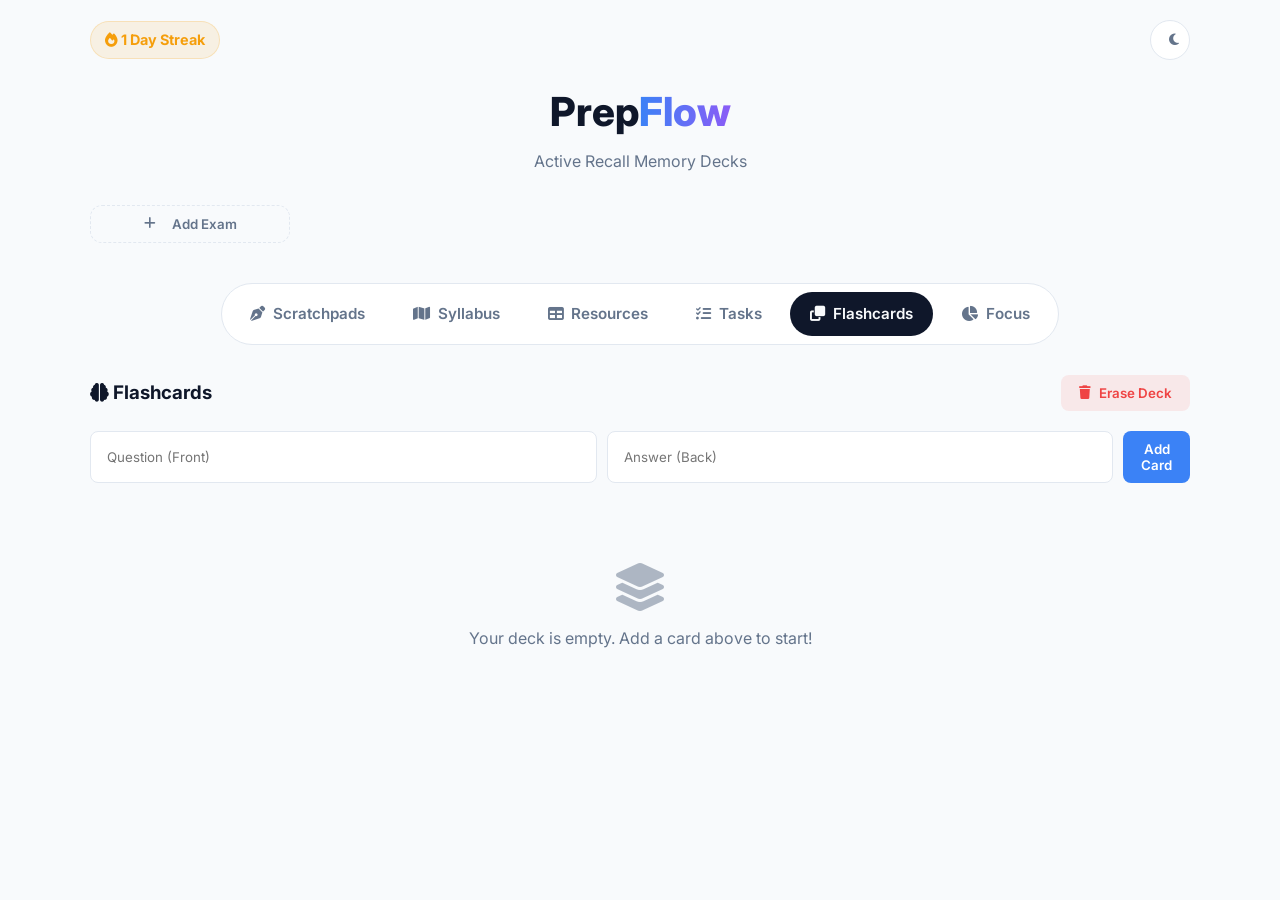
<file: flashcards.html>
<!DOCTYPE html>
<html lang="en">
<head>
    <meta charset="UTF-8">
    <meta name="viewport" content="width=device-width, initial-scale=1.0">
    <title>Flashcards | PrepFlow</title>
    <link href="https://fonts.googleapis.com/css2?family=Inter:wght@400;600;800&display=swap" rel="stylesheet">
    <link rel="stylesheet" href="https://cdnjs.cloudflare.com/ajax/libs/font-awesome/6.4.0/css/all.min.css">
    <link rel="stylesheet" href="style.css">
    <style>
        /* 3D Flashcard Specific CSS */
        .fc-container { perspective: 1000px; width: 100%; max-width: 500px; height: 300px; margin: 0 auto 30px; }
        .fc-card { width: 100%; height: 100%; position: relative; transition: transform 0.6s cubic-bezier(0.4, 0, 0.2, 1); transform-style: preserve-3d; cursor: pointer; }
        .fc-card.flipped { transform: rotateY(180deg); }
        .fc-face { position: absolute; width: 100%; height: 100%; backface-visibility: hidden; display: flex; flex-direction: column; justify-content: center; align-items: center; padding: 30px; border-radius: var(--radius-lg); background: var(--surface); border: 1px solid var(--border); box-shadow: var(--shadow-md); text-align: center; font-size: 1.4rem; font-weight: 600; }
        .fc-back { background: var(--text-main); color: var(--bg-color); transform: rotateY(180deg); }
        [data-theme="dark"] .fc-back { background: var(--primary); color: white; }
        .fc-label { font-size: 0.8rem; font-weight: 700; text-transform: uppercase; letter-spacing: 1px; position: absolute; top: 20px; color: var(--text-muted); }
        .fc-back .fc-label { color: rgba(255, 255, 255, 0.6); }
    </style>
</head>
<body>

<div class="container">
    <!-- Topbar (Optional, using global app.js logic) -->
    <div class="top-bar">
        <div class="streak-badge" id="streakBadge"><i class="fa-solid fa-fire"></i> <span></span></div>
        <div class="top-controls">
            <button class="icon-btn" onclick="toggleTheme()"><i class="fa-solid fa-moon" id="themeIcon"></i></button>
        </div>
    </div>

    <header>
        <h1>Prep<span class="highlight">Flow</span></h1>
        <p>Active Recall Memory Decks</p>
    </header>

    <!-- Global Exams Slider -->
    <div class="exam-container" id="examContainer"></div>

    <div class="tabs">
        <a href="index.html" class="tab-btn"><i class="fa-solid fa-pen-nib"></i> Scratchpads</a>
        <a href="kanban.html" class="tab-btn"><i class="fa-solid fa-map"></i> Syllabus</a>
        <a href="resources.html" class="tab-btn"><i class="fa-solid fa-table"></i> Resources</a>
        <a href="tasks.html" class="tab-btn"><i class="fa-solid fa-list-check"></i> Tasks</a>
        <a href="flashcards.html" class="tab-btn active"><i class="fa-solid fa-clone"></i> Flashcards</a>
        <a href="focus.html" class="tab-btn"><i class="fa-solid fa-chart-pie"></i> Focus</a>
    </div>

    <div class="page-content">
        <div class="section-header">
            <h3><i class="fa-solid fa-brain"></i> Flashcards</h3>
            <button class="btn-danger" onclick="eraseAll()"><i class="fa-solid fa-trash"></i> Erase Deck</button>
        </div>

        <div style="display:flex; gap:10px; margin-bottom: 30px;">
            <input type="text" id="fcQuestion" placeholder="Question (Front)">
            <input type="text" id="fcAnswer" placeholder="Answer (Back)">
            <button class="btn-primary" onclick="addFlashcard()">Add Card</button>
        </div>
        
        <div id="fcDisplayArea" style="display: none;">
            <div class="fc-container" onclick="flipCard()">
                <div class="fc-card" id="activeFlashcard">
                    <div class="fc-face fc-front">
                        <span class="fc-label">Question</span>
                        <p id="fcFrontText"></p>
                    </div>
                    <div class="fc-face fc-back">
                        <span class="fc-label">Answer</span>
                        <p id="fcBackText"></p>
                    </div>
                </div>
            </div>
            <div style="display:flex; justify-content:center; align-items:center; gap:25px;">
                <button class="icon-btn" onclick="prevCard()"><i class="fa-solid fa-arrow-left"></i></button>
                <span id="fcCounter" style="font-weight:700; color:var(--text-muted); font-size:1.1rem;">1 / 1</span>
                <button class="icon-btn" onclick="nextCard()"><i class="fa-solid fa-arrow-right"></i></button>
            </div>
        </div>

        <div id="fcEmpty" style="text-align:center; padding: 50px; color:var(--text-muted);">
            <i class="fa-solid fa-layer-group" style="font-size:3rem; margin-bottom:15px; opacity:0.5;"></i>
            <p>Your deck is empty. Add a card above to start!</p>
        </div>
    </div>
</div>

<script src="app.js"></script>
<script>
    let flashcards = JSON.parse(localStorage.getItem('flashcards')) || [];
    let currentFC = 0;

    function renderFlashcards() {
        if(!flashcards.length) { 
            document.getElementById('fcDisplayArea').style.display = 'none'; 
            document.getElementById('fcEmpty').style.display = 'block'; 
            return; 
        }
        document.getElementById('fcDisplayArea').style.display = 'block'; 
        document.getElementById('fcEmpty').style.display = 'none';
        document.getElementById('activeFlashcard').classList.remove('flipped');
        
        setTimeout(() => { 
            document.getElementById('fcFrontText').textContent = flashcards[currentFC].q; 
            document.getElementById('fcBackText').textContent = flashcards[currentFC].a; 
            document.getElementById('fcCounter').textContent = `${currentFC + 1} / ${flashcards.length}`; 
        }, 150);
    }

    function addFlashcard() { 
        const q = document.getElementById('fcQuestion').value.trim();
        const a = document.getElementById('fcAnswer').value.trim();
        if(q && a) { 
            flashcards.push({q, a}); 
            localStorage.setItem('flashcards', JSON.stringify(flashcards)); 
            currentFC = flashcards.length - 1; 
            document.getElementById('fcQuestion').value = ''; 
            document.getElementById('fcAnswer').value = ''; 
            renderFlashcards(); 
        } 
    }

    function flipCard() { document.getElementById('activeFlashcard').classList.toggle('flipped'); }
    function prevCard() { if(currentFC > 0) { currentFC--; renderFlashcards(); } }
    function nextCard() { if(currentFC < flashcards.length - 1) { currentFC++; renderFlashcards(); } }
    
    function eraseAll() { 
        if(confirm("Are you sure you want to delete all flashcards?")) { 
            flashcards = []; 
            currentFC = 0; 
            localStorage.removeItem('flashcards'); 
            renderFlashcards(); 
        } 
    }

    renderFlashcards();
</script>
</body>
</html>
</file>
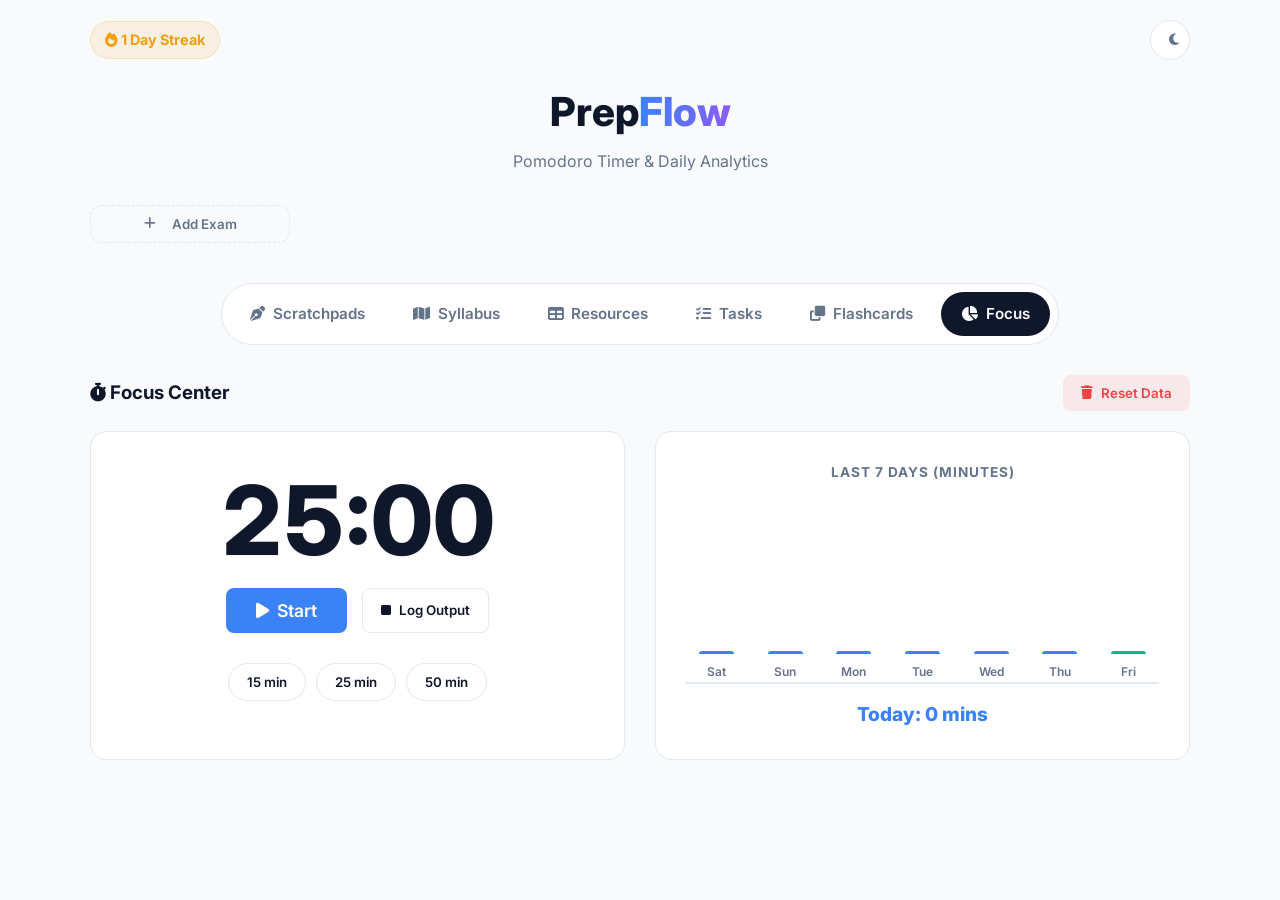
<file: focus.html>
<!DOCTYPE html>
<html lang="en">
<head>
    <meta charset="UTF-8">
    <meta name="viewport" content="width=device-width, initial-scale=1.0">
    <title>Focus | PrepFlow</title>
    <link href="https://fonts.googleapis.com/css2?family=Inter:wght@400;600;800&display=swap" rel="stylesheet">
    <link rel="stylesheet" href="https://cdnjs.cloudflare.com/ajax/libs/font-awesome/6.4.0/css/all.min.css">
    <link rel="stylesheet" href="style.css">
    <style>
        /* Focus Timer & Analytics CSS */
        .timer-grid { display: grid; grid-template-columns: 1fr 1fr; gap: 30px; }
        .timer-display { font-size: 6rem; font-weight: 800; color: var(--text-main); font-variant-numeric: tabular-nums; margin-bottom: 20px; line-height: 1; text-shadow: var(--shadow-sm); }
        .chart-wrap { display: flex; align-items: flex-end; justify-content: space-between; height: 200px; padding-top: 20px; border-bottom: 2px solid var(--border); gap: 8px; margin-bottom: 15px; }
        .bar-col { flex: 1; display: flex; flex-direction: column; align-items: center; height: 100%; justify-content: flex-end; position: relative; }
        .bar-fill { width: 100%; max-width: 35px; background: var(--primary); border-radius: 6px 6px 0 0; transition: height 1s ease; cursor: pointer; }
        .bar-fill:hover { filter: brightness(1.2); box-shadow: var(--shadow-glow); }
        .bar-tooltip { position: absolute; top: -30px; background: var(--text-main); color: var(--bg-color); font-size: 0.75rem; padding: 4px 8px; border-radius: 4px; opacity: 0; transition: 0.2s; white-space: nowrap; pointer-events: none; font-weight: 600; }
        .bar-fill:hover + .bar-tooltip { opacity: 1; top: -35px; }
        @media (max-width: 768px) { .timer-grid { grid-template-columns: 1fr; } .timer-display { font-size: 5rem; } }
    </style>
</head>
<body>

<div class="container">
    <div class="top-bar">
        <div class="streak-badge" id="streakBadge"><i class="fa-solid fa-fire"></i> <span></span></div>
        <div class="top-controls">
            <button class="icon-btn" onclick="toggleTheme()"><i class="fa-solid fa-moon" id="themeIcon"></i></button>
        </div>
    </div>

    <header>
        <h1>Prep<span class="highlight">Flow</span></h1>
        <p>Pomodoro Timer & Daily Analytics</p>
    </header>

    <div class="exam-container" id="examContainer"></div>

    <div class="tabs">
        <a href="index.html" class="tab-btn"><i class="fa-solid fa-pen-nib"></i> Scratchpads</a>
        <a href="kanban.html" class="tab-btn"><i class="fa-solid fa-map"></i> Syllabus</a>
        <a href="resources.html" class="tab-btn"><i class="fa-solid fa-table"></i> Resources</a>
        <a href="tasks.html" class="tab-btn"><i class="fa-solid fa-list-check"></i> Tasks</a>
        <a href="flashcards.html" class="tab-btn"><i class="fa-solid fa-clone"></i> Flashcards</a>
        <a href="focus.html" class="tab-btn active"><i class="fa-solid fa-chart-pie"></i> Focus</a>
    </div>

    <div class="page-content">
        <div class="section-header">
            <h3><i class="fa-solid fa-stopwatch"></i> Focus Center</h3>
            <button class="btn-danger" onclick="eraseAll()"><i class="fa-solid fa-trash"></i> Reset Data</button>
        </div>
        
        <div class="timer-grid">
            <div style="background:var(--surface); border:1px solid var(--border); border-radius:var(--radius-lg); padding:40px 20px; text-align:center;">
                <div class="timer-display" id="timeDisplay">25:00</div>
                <div style="display:flex; justify-content:center; gap:15px; margin-bottom:30px;">
                    <button class="btn-primary" id="startBtn" onclick="toggleTimer()" style="font-size:1.1rem; padding: 12px 30px;"><i class="fa-solid fa-play"></i> Start</button>
                    <button class="btn-outline" onclick="stopAndLog()"><i class="fa-solid fa-stop"></i> Log Output</button>
                </div>
                <div style="display:flex; justify-content:center; gap:10px;">
                    <button class="btn-outline" style="border-radius:30px;" onclick="setTimer(15)">15 min</button>
                    <button class="btn-outline" style="border-radius:30px;" onclick="setTimer(25)">25 min</button>
                    <button class="btn-outline" style="border-radius:30px;" onclick="setTimer(50)">50 min</button>
                </div>
            </div>
            
            <div style="background:var(--surface); border:1px solid var(--border); border-radius:var(--radius-lg); padding:30px;">
                <h4 style="text-align:center; color:var(--text-muted); font-size:0.85rem; letter-spacing:1px; text-transform:uppercase;">Last 7 Days (Minutes)</h4>
                <div class="chart-wrap" id="analyticsChart">
                    <!-- Bars injected via JS -->
                </div>
                <p style="text-align:center; font-weight:800; font-size:1.2rem; color:var(--primary); margin-top:10px;" id="todayTotal">Today: 0 mins</p>
            </div>
        </div>
    </div>
</div>

<script src="app.js"></script>
<script>
    let timerInt, timeRem = 25 * 60, initTime = 25 * 60, isRun = false;
    let studySessions = JSON.parse(localStorage.getItem('studySessions')) || [];
    
    function updateTimeDisp() { 
        document.getElementById('timeDisplay').textContent = `${Math.floor(timeRem/60).toString().padStart(2,'0')}:${(timeRem%60).toString().padStart(2,'0')}`; 
    }
    
    function toggleTimer() {
        const btn = document.getElementById('startBtn');
        if(isRun) { 
            clearInterval(timerInt); 
            btn.innerHTML = '<i class="fa-solid fa-play"></i> Resume'; 
            isRun = false; 
        } else {
            if(timeRem <= 0) return; 
            btn.innerHTML = '<i class="fa-solid fa-pause"></i> Pause'; 
            isRun = true;
            timerInt = setInterval(() => { 
                timeRem--; 
                updateTimeDisp(); 
                if(timeRem <= 0) { 
                    clearInterval(timerInt); 
                    isRun = false; 
                    btn.innerHTML = '<i class="fa-solid fa-play"></i> Start'; 
                    logSession(Math.floor(initTime/60)); 
                    alert("Focus Session Complete! Data logged."); 
                } 
            }, 1000);
        }
    }

    function setTimer(m) { 
        clearInterval(timerInt); 
        isRun = false; 
        document.getElementById('startBtn').innerHTML = '<i class="fa-solid fa-play"></i> Start'; 
        initTime = m * 60; 
        timeRem = initTime; 
        updateTimeDisp(); 
    }

    function stopAndLog() { 
        if(initTime - timeRem >= 60) { // Log if at least 1 min studied
            let mins = Math.floor((initTime - timeRem) / 60);
            logSession(mins); 
            alert(`Logged ${mins} minutes!`); 
        } 
        setTimer(initTime / 60); 
    }

    function logSession(mins) { 
        if(mins <= 0) return; 
        const today = new Date().toISOString().split('T')[0]; 
        let existing = studySessions.find(s => s.date === today); 
        if(existing) existing.min += mins; 
        else studySessions.push({date: today, min: mins}); 
        localStorage.setItem('studySessions', JSON.stringify(studySessions)); 
        renderChart(); 
    }

    function renderChart() {
        const wrap = document.getElementById('analyticsChart'); 
        wrap.innerHTML = ''; 
        const days = []; 
        let maxM = 1;
        
        for(let i = 6; i >= 0; i--) { 
            let d = new Date(); 
            d.setDate(d.getDate() - i); 
            const ds = d.toISOString().split('T')[0]; 
            const session = studySessions.find(x => x.date === ds); 
            const m = session ? session.min : 0; 
            if(m > maxM) maxM = m; 
            days.push({name: d.toLocaleDateString('en-US', {weekday: 'short'}), min: m, isToday: i === 0}); 
        }
        
        days.forEach(d => { 
            wrap.innerHTML += `
            <div class="bar-col">
                <div class="bar-fill" style="height:${Math.max((d.min / maxM) * 100, 2)}%; ${d.isToday ? 'background:var(--success)' : ''}"></div>
                <span class="bar-tooltip">${d.min} mins</span>
                <span style="font-size:0.75rem; font-weight:600; margin-top:8px; color:var(--text-muted);">${d.name}</span>
            </div>`; 
            if(d.isToday) document.getElementById('todayTotal').textContent = `Today: ${d.min} mins`; 
        });
    }

    function eraseAll() {
        if(confirm("Warning: This will permanently delete your entire focus history. Continue?")) {
            studySessions = [];
            localStorage.removeItem('studySessions');
            resetTimer();
            renderChart();
        }
    }
    function resetTimer() { setTimer(25); } // Default reset

    updateTimeDisp(); 
    renderChart();
</script>
</body>
</html>
</file>
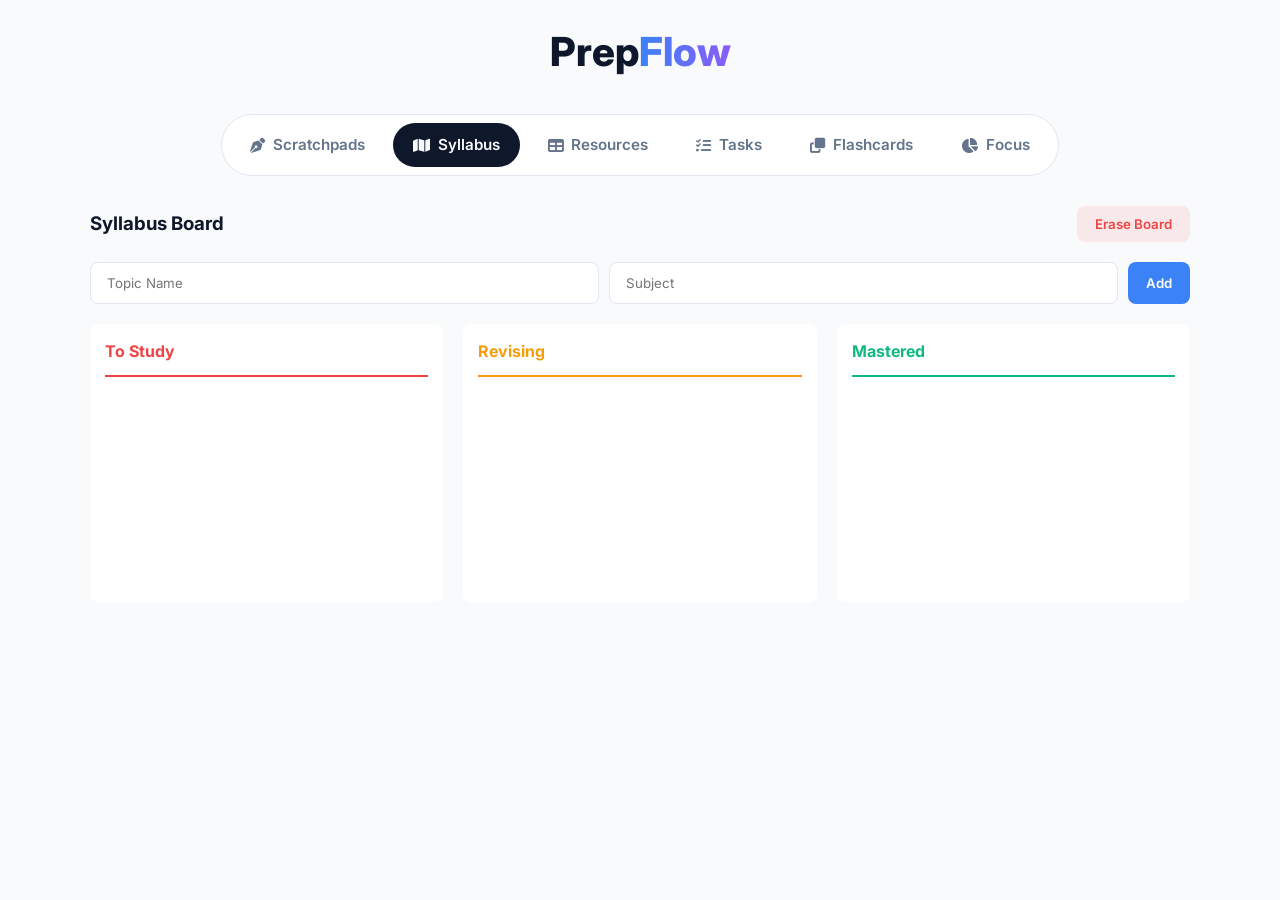
<file: kanban.html>
<!DOCTYPE html>
<html lang="en">
<head>
    <meta charset="UTF-8">
    <title>Syllabus | PrepFlow</title>
    <link href="https://fonts.googleapis.com/css2?family=Inter:wght@400;600;800&display=swap" rel="stylesheet">
    <link rel="stylesheet" href="https://cdnjs.cloudflare.com/ajax/libs/font-awesome/6.4.0/css/all.min.css">
    <link rel="stylesheet" href="style.css">
</head>
<body>
<div class="container">
    <!-- Paste Topbar and Header from index.html here -->
    <header><h1>Prep<span class="highlight">Flow</span></h1></header>

    <div class="tabs">
        <a href="index.html" class="tab-btn"><i class="fa-solid fa-pen-nib"></i> Scratchpads</a>
        <a href="kanban.html" class="tab-btn active"><i class="fa-solid fa-map"></i> Syllabus</a>
        <a href="resources.html" class="tab-btn"><i class="fa-solid fa-table"></i> Resources</a>
        <a href="tasks.html" class="tab-btn"><i class="fa-solid fa-list-check"></i> Tasks</a>
        <a href="flashcards.html" class="tab-btn"><i class="fa-solid fa-clone"></i> Flashcards</a>
        <a href="focus.html" class="tab-btn"><i class="fa-solid fa-chart-pie"></i> Focus</a>
    </div>

    <div class="page-content">
        <div class="section-header"><h3>Syllabus Board</h3> <button class="btn-danger" onclick="eraseAll()">Erase Board</button></div>
        <div style="display:flex; gap:10px; margin-bottom:20px;">
            <input type="text" id="kbTopic" placeholder="Topic Name"> <input type="text" id="kbSubject" placeholder="Subject"> <button class="btn-primary" onclick="addKanbanItem()">Add</button>
        </div>
        
        <div style="display:flex; gap:20px; overflow-x:auto;">
            <div style="flex:1; min-width:280px; background:var(--surface); padding:15px; border-radius:8px;" ondrop="drop(event, 'todo')" ondragover="allowDrop(event)">
                <h4 style="color:var(--danger); border-bottom:2px solid var(--danger); padding-bottom:10px; margin-bottom:10px;">To Study</h4>
                <div id="col-todo" style="min-height:200px;"></div>
            </div>
            <div style="flex:1; min-width:280px; background:var(--surface); padding:15px; border-radius:8px;" ondrop="drop(event, 'doing')" ondragover="allowDrop(event)">
                <h4 style="color:var(--warning); border-bottom:2px solid var(--warning); padding-bottom:10px; margin-bottom:10px;">Revising</h4>
                <div id="col-doing" style="min-height:200px;"></div>
            </div>
            <div style="flex:1; min-width:280px; background:var(--surface); padding:15px; border-radius:8px;" ondrop="drop(event, 'done')" ondragover="allowDrop(event)">
                <h4 style="color:var(--success); border-bottom:2px solid var(--success); padding-bottom:10px; margin-bottom:10px;">Mastered</h4>
                <div id="col-done" style="min-height:200px;"></div>
            </div>
        </div>
    </div>
</div>

<script src="app.js"></script>
<script>
    let kanbanData = JSON.parse(localStorage.getItem('kanbanData')) || [];
    function renderKanban() {
        document.getElementById('col-todo').innerHTML = ''; document.getElementById('col-doing').innerHTML = ''; document.getElementById('col-done').innerHTML = '';
        kanbanData.forEach((item, i) => {
            const card = `<div draggable="true" ondragstart="drag(event, ${i})" style="background:var(--bg-color); border:1px solid var(--border); padding:12px; margin-bottom:10px; border-radius:8px; cursor:grab;">
                <button onclick="deleteKanban(${i})" style="float:right; background:none; color:var(--danger); border:none; cursor:pointer;"><i class="fa-solid fa-xmark"></i></button>
                ${item.subject ? `<span style="font-size:0.7rem; background:var(--primary); color:white; padding:2px 6px; border-radius:4px;">${item.subject}</span><br>` : ''}
                <strong>${item.topic}</strong>
            </div>`;
            document.getElementById(`col-${item.status}`).innerHTML += card;
        });
    }
    function addKanbanItem() { const t=document.getElementById('kbTopic').value, s=document.getElementById('kbSubject').value; if(t) { kanbanData.push({ topic: t, subject: s, status: 'todo' }); localStorage.setItem('kanbanData', JSON.stringify(kanbanData)); renderKanban(); } }
    function deleteKanban(i) { kanbanData.splice(i,1); localStorage.setItem('kanbanData', JSON.stringify(kanbanData)); renderKanban(); }
    function drag(ev, index) { ev.dataTransfer.setData("index", index); }
    function allowDrop(ev) { ev.preventDefault(); }
    function drop(ev, status) { ev.preventDefault(); const i = ev.dataTransfer.getData("index"); if(kanbanData[i]) { kanbanData[i].status = status; localStorage.setItem('kanbanData', JSON.stringify(kanbanData)); renderKanban(); } }
    function eraseAll() { if(confirm("Erase all?")) { kanbanData=[]; localStorage.removeItem('kanbanData'); renderKanban(); } }
    renderKanban();
</script>
</body>
</html>
</file>
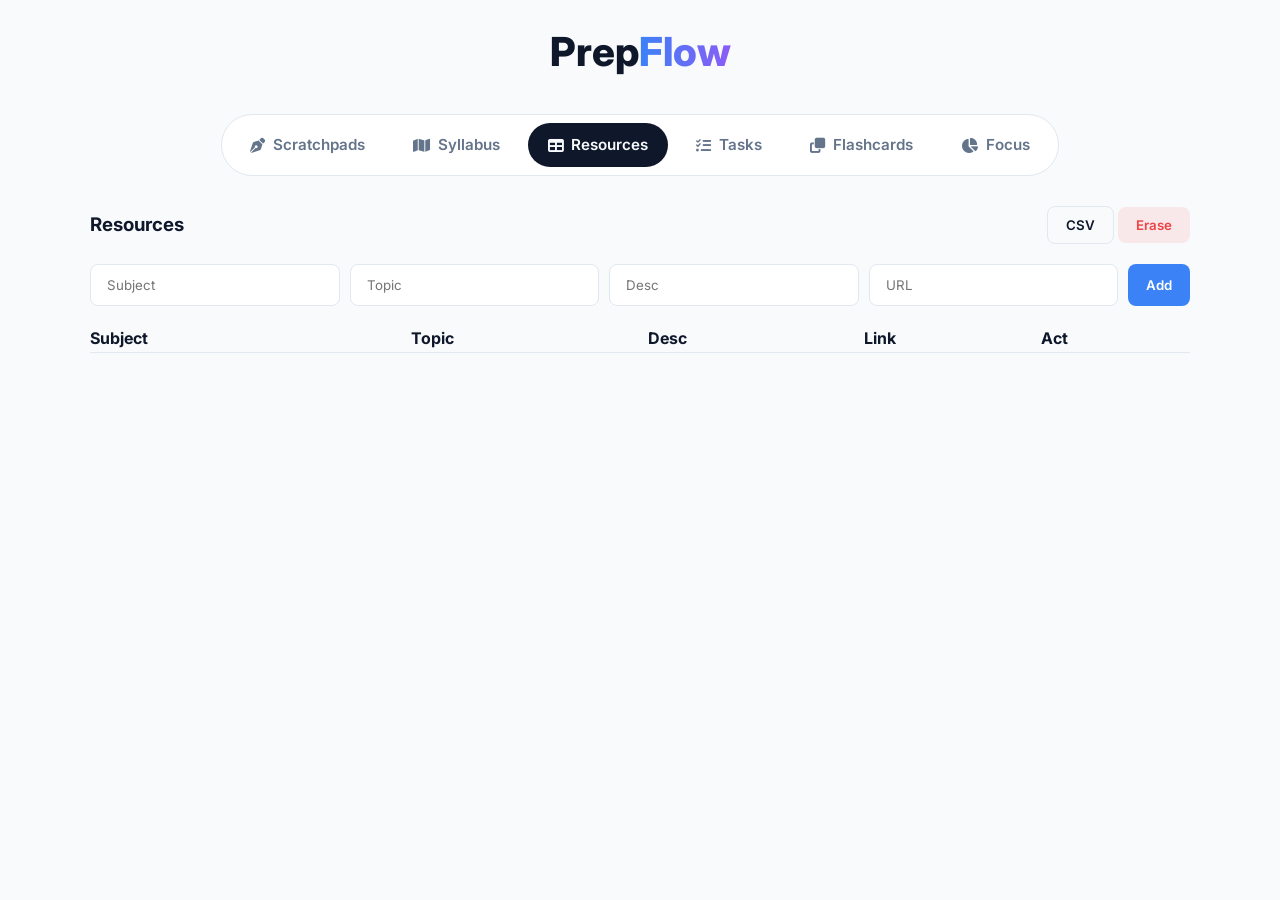
<file: resources.html>
<!DOCTYPE html>
<html lang="en"><head><meta charset="UTF-8"><title>Resources | PrepFlow</title><link href="https://fonts.googleapis.com/css2?family=Inter:wght@400;600;800&display=swap" rel="stylesheet"><link rel="stylesheet" href="https://cdnjs.cloudflare.com/ajax/libs/font-awesome/6.4.0/css/all.min.css"><link rel="stylesheet" href="style.css"></head><body>
<div class="container">
    <header><h1>Prep<span class="highlight">Flow</span></h1></header>
    <div class="tabs">
        <a href="index.html" class="tab-btn"><i class="fa-solid fa-pen-nib"></i> Scratchpads</a>
        <a href="kanban.html" class="tab-btn"><i class="fa-solid fa-map"></i> Syllabus</a>
        <a href="resources.html" class="tab-btn active"><i class="fa-solid fa-table"></i> Resources</a>
        <a href="tasks.html" class="tab-btn"><i class="fa-solid fa-list-check"></i> Tasks</a>
        <a href="flashcards.html" class="tab-btn"><i class="fa-solid fa-clone"></i> Flashcards</a>
        <a href="focus.html" class="tab-btn"><i class="fa-solid fa-chart-pie"></i> Focus</a>
    </div>

    <div class="page-content">
        <div class="section-header"><h3>Resources</h3> <div><button class="btn-outline" onclick="exportCSV()">CSV</button> <button class="btn-danger" onclick="eraseAll()">Erase</button></div></div>
        <div style="display:flex; gap:10px; margin-bottom:20px;">
            <input type="text" id="rSub" placeholder="Subject"> <input type="text" id="rTop" placeholder="Topic"> <input type="text" id="rDesc" placeholder="Desc"> <input type="url" id="rLink" placeholder="URL"> <button class="btn-primary" onclick="addRes()">Add</button>
        </div>
        <table style="width:100%; text-align:left; border-collapse:collapse;">
            <thead><tr style="border-bottom:1px solid var(--border);"><th>Subject</th><th>Topic</th><th>Desc</th><th>Link</th><th>Act</th></tr></thead>
            <tbody id="rBody"></tbody>
        </table>
    </div>
</div>
<script src="app.js"></script>
<script>
    let res = JSON.parse(localStorage.getItem('studyTableData')) || [];
    function renderRes() {
        const body = document.getElementById('rBody'); body.innerHTML='';
        res.forEach((r,i) => { body.innerHTML += `<tr style="border-bottom:1px solid var(--border); height:50px;"><td>${r.subject}</td><td>${r.topic}</td><td>${r.desc}</td><td>${r.link?`<a href="${r.link}" target="_blank" style="color:var(--primary);">Link</a>`:'-'}</td><td><button onclick="delRes(${i})" style="background:none; border:none; color:var(--danger); cursor:pointer;"><i class="fa-solid fa-trash"></i></button></td></tr>`; });
    }
    function addRes() { const s=document.getElementById('rSub').value, t=document.getElementById('rTop').value, d=document.getElementById('rDesc').value, l=document.getElementById('rLink').value; if(s&&t) { res.push({subject:s, topic:t, desc:d, link:l}); localStorage.setItem('studyTableData', JSON.stringify(res)); renderRes(); } }
    function delRes(i) { res.splice(i,1); localStorage.setItem('studyTableData', JSON.stringify(res)); renderRes(); }
    function eraseAll() { if(confirm("Erase all?")){ res=[]; localStorage.removeItem('studyTableData'); renderRes(); } }
    function exportCSV() { let csv="Subject,Topic,Description,Link\n"+res.map(r=>`"${r.subject}","${r.topic}","${r.desc}","${r.link}"`).join("\n"); const a=document.createElement("a"); a.href=URL.createObjectURL(new Blob([csv],{type:'text/csv'})); a.download="Resources.csv"; a.click(); }
    renderRes();
</script>
</body></html>
</file>
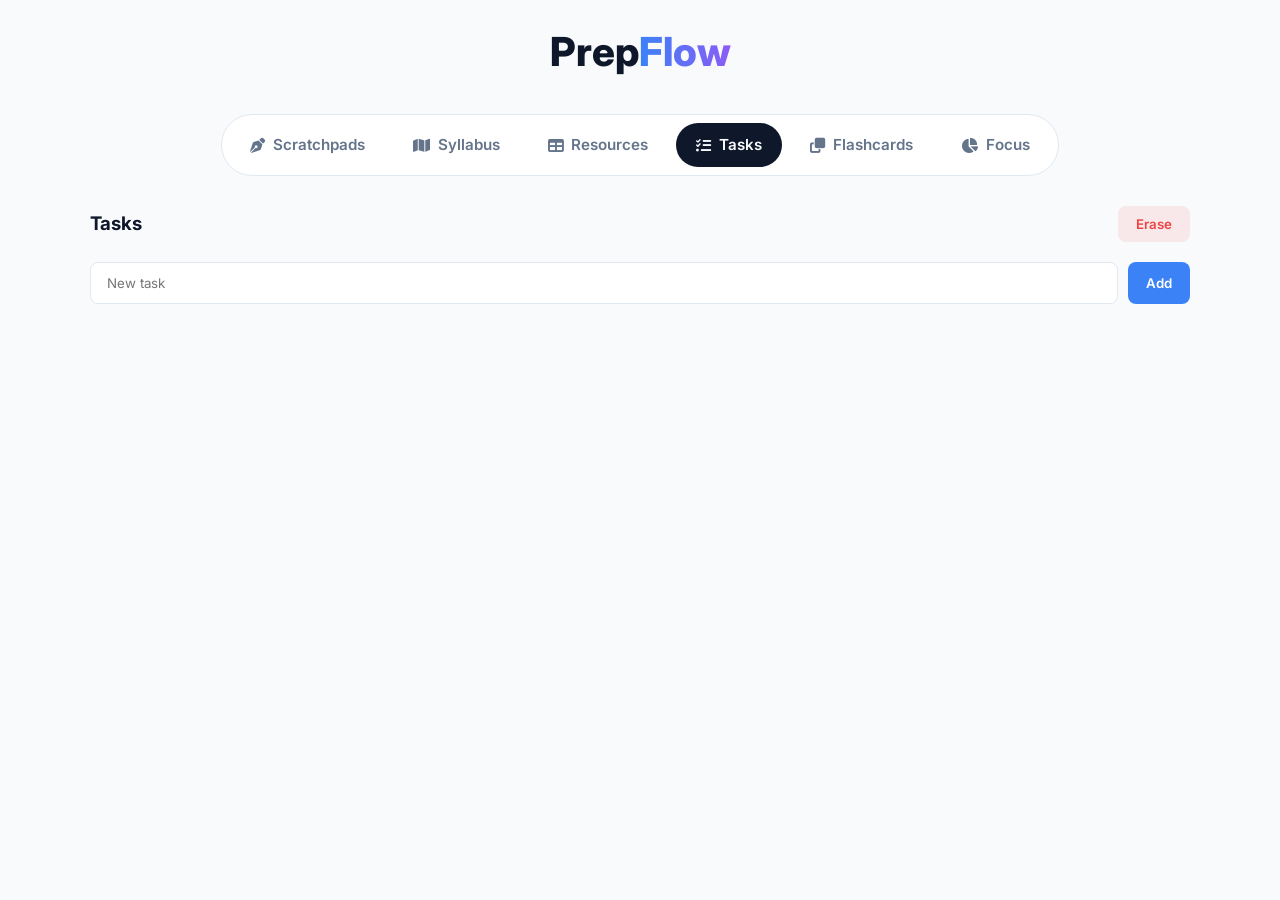
<file: tasks.html>
<!DOCTYPE html>
<html lang="en"><head><meta charset="UTF-8"><title>Tasks | PrepFlow</title><link href="https://fonts.googleapis.com/css2?family=Inter:wght@400;600;800&display=swap" rel="stylesheet"><link rel="stylesheet" href="https://cdnjs.cloudflare.com/ajax/libs/font-awesome/6.4.0/css/all.min.css"><link rel="stylesheet" href="style.css"></head><body>
<div class="container">
    <header><h1>Prep<span class="highlight">Flow</span></h1></header>
    <div class="tabs">
        <a href="index.html" class="tab-btn"><i class="fa-solid fa-pen-nib"></i> Scratchpads</a>
        <a href="kanban.html" class="tab-btn"><i class="fa-solid fa-map"></i> Syllabus</a>
        <a href="resources.html" class="tab-btn"><i class="fa-solid fa-table"></i> Resources</a>
        <a href="tasks.html" class="tab-btn active"><i class="fa-solid fa-list-check"></i> Tasks</a>
        <a href="flashcards.html" class="tab-btn"><i class="fa-solid fa-clone"></i> Flashcards</a>
        <a href="focus.html" class="tab-btn"><i class="fa-solid fa-chart-pie"></i> Focus</a>
    </div>
    <div class="page-content">
        <div class="section-header"><h3>Tasks</h3> <button class="btn-danger" onclick="eraseAll()">Erase</button></div>
        <div style="display:flex; gap:10px; margin-bottom:20px;"><input type="text" id="tIn" placeholder="New task"> <button class="btn-primary" onclick="addT()">Add</button></div>
        <div id="tList"></div>
    </div>
</div>
<script src="app.js"></script>
<script>
    let tasks = JSON.parse(localStorage.getItem('todoList')) || [];
    function renderT() {
        tasks.sort((a,b)=>{ if(a.completed!==b.completed) return a.completed?1:-1; if(a.priority!==b.priority) return a.priority?-1:1; return 0; });
        const list=document.getElementById('tList'); list.innerHTML='';
        tasks.forEach((t,i) => {
            list.innerHTML += `<div style="padding:15px; background:var(--surface); border:1px solid ${t.priority?'var(--warning)':'var(--border)'}; border-radius:8px; margin-bottom:10px; display:flex; justify-content:space-between; align-items:center; ${t.completed?'opacity:0.5':''}">
                <div style="cursor:pointer;" onclick="togT(${i})"><i class="fa-solid ${t.completed?'fa-circle-check':'fa-circle'}" style="color:${t.completed?'var(--success)':'var(--text-muted)'};"></i> <span style="${t.completed?'text-decoration:line-through':''}">${t.text}</span></div>
                <div><button onclick="togP(${i})" style="background:none; border:none; color:${t.priority?'var(--warning)':'var(--text-muted)'}; cursor:pointer;"><i class="fa-solid fa-star"></i></button> <button onclick="delT(${i})" style="background:none; border:none; color:var(--danger); cursor:pointer;"><i class="fa-solid fa-trash"></i></button></div>
            </div>`;
        });
    }
    function addT() { const v=document.getElementById('tIn').value; if(v){ tasks.push({text:v, completed:false, priority:false}); localStorage.setItem('todoList',JSON.stringify(tasks)); renderT(); } }
    function togT(i) { tasks[i].completed = !tasks[i].completed; localStorage.setItem('todoList',JSON.stringify(tasks)); renderT(); }
    function togP(i) { tasks[i].priority = !tasks[i].priority; localStorage.setItem('todoList',JSON.stringify(tasks)); renderT(); }
    function delT(i) { tasks.splice(i,1); localStorage.setItem('todoList',JSON.stringify(tasks)); renderT(); }
    function eraseAll() { if(confirm("Erase all?")){ tasks=[]; localStorage.removeItem('todoList'); renderT(); } }
    renderT();
</script>
</body></html>
</file>
<file: style.css>
/* style.css */
:root {
    --primary: #3b82f6; --primary-hover: #2563eb; --accent: #8b5cf6;
    --bg-color: #f8fafc; --surface: #ffffff; --text-main: #0f172a;
    --text-muted: #64748b; --border: #e2e8f0; --success: #10b981;
    --danger: #ef4444; --warning: #f59e0b;
    --shadow-sm: 0 1px 3px rgba(0,0,0,0.05);
    --shadow-md: 0 4px 6px -1px rgba(0,0,0,0.05);
    --shadow-lg: 0 10px 15px -3px rgba(0,0,0,0.05);
    --radius-md: 12px; --radius-lg: 16px;
    --transition: all 0.25s ease;
}
[data-theme="dark"] {
    --primary: #60a5fa; --bg-color: #09090b; --surface: #18181b;
    --text-main: #f8fafc; --text-muted: #a1a1aa; --border: #27272a;
}
* { margin: 0; padding: 0; box-sizing: border-box; font-family: 'Inter', sans-serif; }
body { background-color: var(--bg-color); color: var(--text-main); line-height: 1.6; padding: 20px; transition: var(--transition); }
.container { max-width: 1100px; margin: 0 auto; }
a { text-decoration: none; }

/* Top Bar & Header */
.top-bar { display: flex; justify-content: space-between; align-items: center; margin-bottom: 20px; }
.streak-badge { background: rgba(245, 158, 11, 0.1); color: var(--warning); padding: 6px 14px; border-radius: 20px; font-weight: 700; font-size: 0.9rem; border: 1px solid rgba(245, 158, 11, 0.2); }
.top-controls { display: flex; gap: 10px; }
.icon-btn { background: var(--surface); border: 1px solid var(--border); color: var(--text-muted); width: 40px; height: 40px; border-radius: 50%; cursor: pointer; display: grid; place-items: center; transition: var(--transition); }
.icon-btn:hover { border-color: var(--primary); color: var(--primary); transform: translateY(-2px); }

header { text-align: center; margin-bottom: 30px; }
header h1 { font-size: 2.5rem; font-weight: 800; margin-bottom: 5px; }
header span.highlight { background: linear-gradient(to right, var(--primary), var(--accent)); -webkit-background-clip: text; -webkit-text-fill-color: transparent; }
header p { color: var(--text-muted); font-size: 1rem; }

/* Exams Slider */
.exam-container { display: flex; gap: 15px; overflow-x: auto; padding-bottom: 15px; margin-bottom: 25px; }
.exam-card { min-width: 200px; background: var(--surface); border: 1px solid var(--border); padding: 15px; border-radius: var(--radius-md); text-align: center; position: relative; box-shadow: var(--shadow-sm); }
.exam-card h4 { font-size: 1rem; color: var(--text-muted); }
.exam-card .days { font-size: 1.8rem; font-weight: 800; color: var(--primary); margin: 5px 0; }
.exam-add-btn { min-width: 200px; background: transparent; border: 1.5px dashed var(--border); color: var(--text-muted); border-radius: var(--radius-md); display: flex; align-items: center; justify-content: center; font-weight: 600; cursor: pointer; }

/* Tabs Navigation */
.tabs { display: flex; justify-content: center; gap: 8px; margin-bottom: 30px; flex-wrap: wrap; background: var(--surface); padding: 8px; border-radius: 100px; border: 1px solid var(--border); width: max-content; margin-left: auto; margin-right: auto; }
.tab-btn { padding: 10px 20px; border-radius: 100px; font-size: 0.95rem; font-weight: 600; color: var(--text-muted); display: flex; gap: 8px; align-items: center; transition: var(--transition); }
.tab-btn:hover { color: var(--text-main); }
.tab-btn.active { background: var(--text-main); color: var(--bg-color); }
[data-theme="dark"] .tab-btn.active { background: var(--primary); color: white; }

/* Page Content & Elements */
.page-content { background: var(--bg-color); animation: fadeIn 0.4s ease; }
@keyframes fadeIn { from { opacity: 0; transform: translateY(10px); } to { opacity: 1; transform: translateY(0); } }
.section-header { display: flex; justify-content: space-between; align-items: center; margin-bottom: 20px; flex-wrap: wrap; gap: 15px; }

button { cursor: pointer; border: none; border-radius: 8px; font-weight: 600; display: inline-flex; align-items: center; gap: 8px; padding: 10px 18px; transition: var(--transition); }
.btn-primary { background: var(--primary); color: white; }
.btn-primary:hover { background: var(--primary-hover); transform: translateY(-2px); }
.btn-outline { background: transparent; border: 1px solid var(--border); color: var(--text-main); }
.btn-outline:hover { border-color: var(--primary); color: var(--primary); }
.btn-danger { background: rgba(239, 68, 68, 0.1); color: var(--danger); }
input, select, textarea { width: 100%; padding: 12px 16px; border: 1px solid var(--border); border-radius: 8px; background: var(--surface); color: var(--text-main); outline: none; }
input:focus, select:focus, textarea:focus { border-color: var(--primary); }

/* Modals */
.modal-overlay { display: none; position: fixed; top: 0; left: 0; width: 100%; height: 100%; background: rgba(0,0,0,0.6); z-index: 100; justify-content: center; align-items: center; backdrop-filter: blur(4px); }
.modal-overlay.active { display: flex; }
.modal-content { background: var(--surface); padding: 30px; border-radius: var(--radius-lg); width: 90%; max-width: 400px; border: 1px solid var(--border); }
</file>
